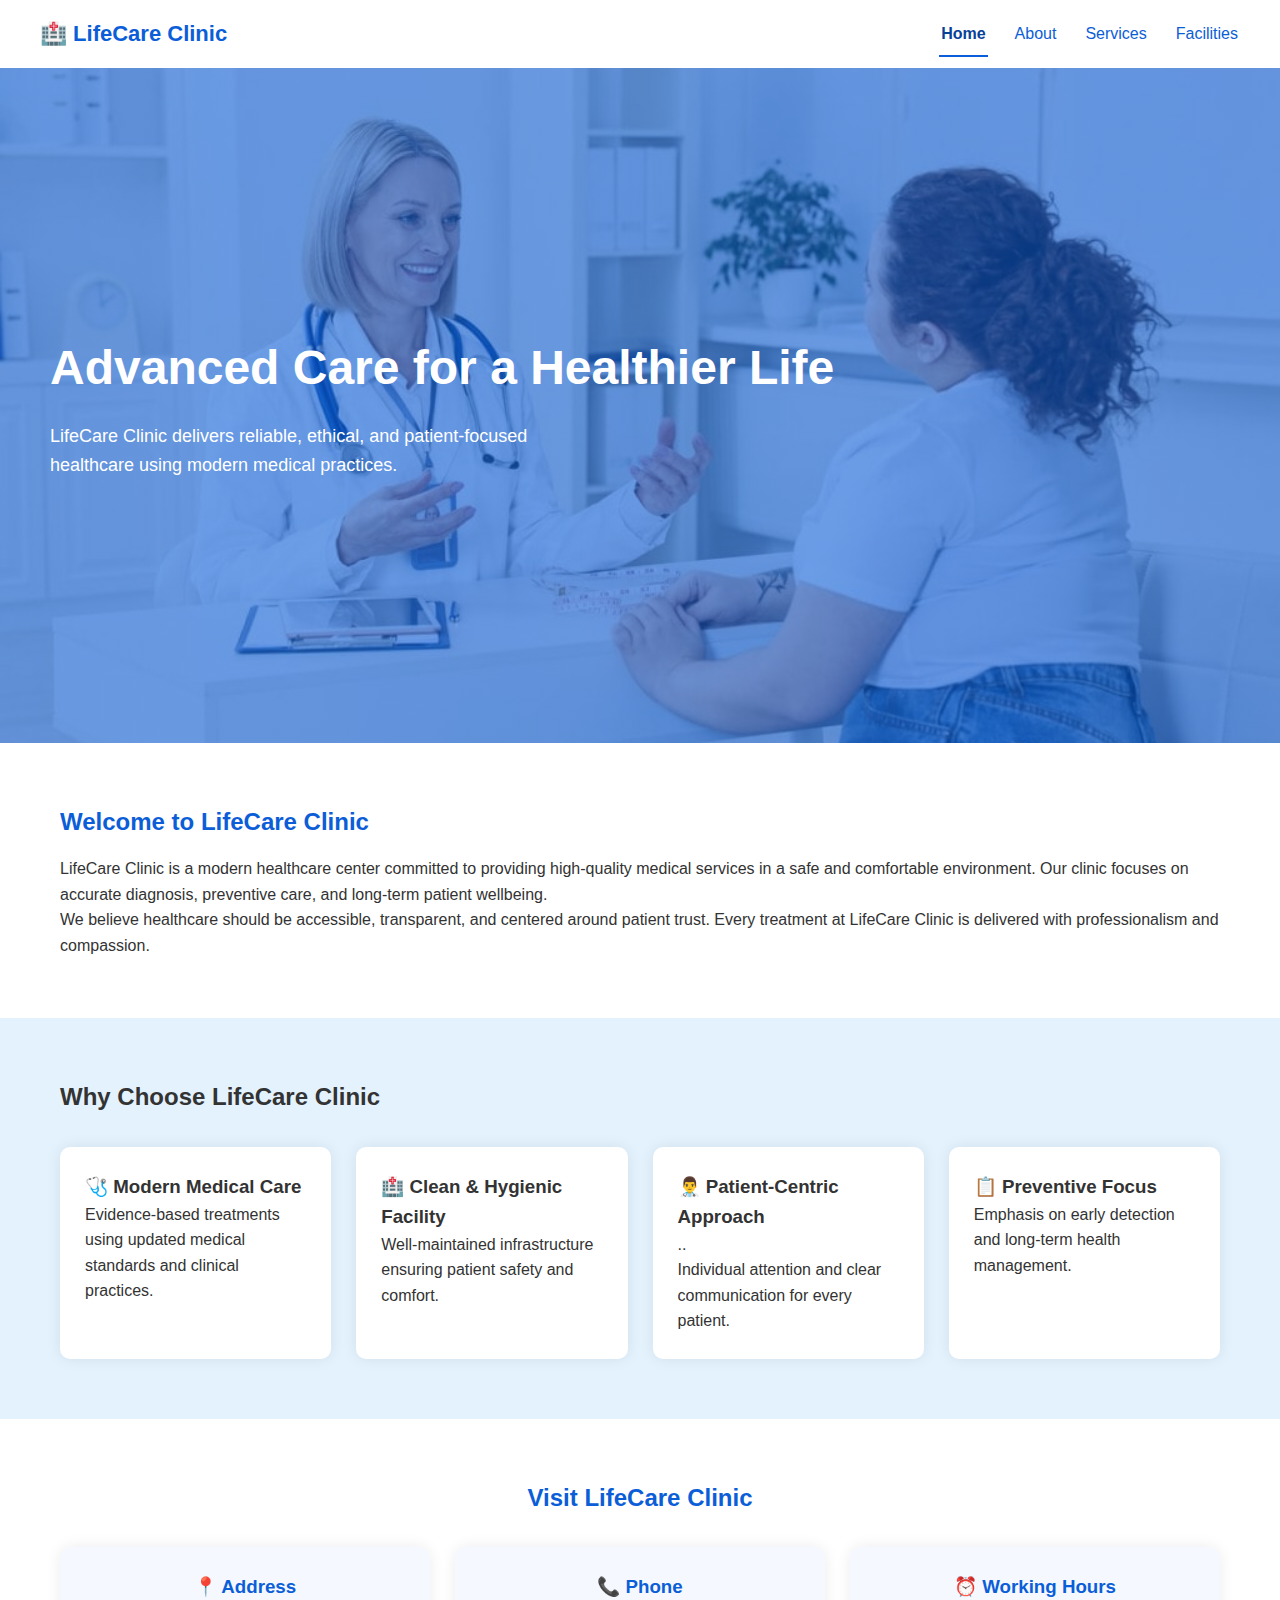
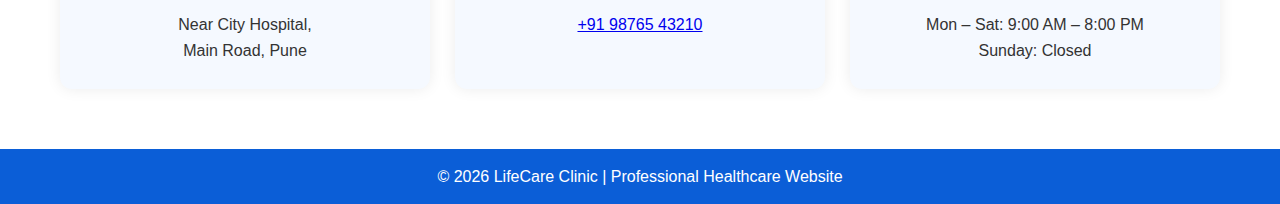
<file: index.html>
<!DOCTYPE html>
<html lang="en">
<head>
    <meta charset="UTF-8">
    <title>LifeCare Clinic | Quality Healthcare</title>
    <meta name="viewport" content="width=device-width, initial-scale=1.0">
    <link rel="stylesheet" href="style.css">
    
</head>



<body>

<!-- NAVBAR -->
<header class="navbar">
    <div class="logo">🏥 LifeCare Clinic</div>
    <nav>
        <a href="index.html" class="nav-link active">Home</a>
        <a href="about.html" class="nav-link">About</a>
        <a href="services.html" class="nav-link">Services</a>
        <a href="facilities.html" class="nav-link">Facilities</a>
    </nav>
</header>

<!-- HERO SECTION -->
<section class="hero">
    <div class="hero-content">
        <h1>Advanced Care for a Healthier Life</h1>
        <p>
            LifeCare Clinic delivers reliable, ethical, and patient-focused
            healthcare using modern medical practices.
        </p>
    </div>
</section>

<!-- DESCRIPTION -->
<section class="description">
    <h2>Welcome to LifeCare Clinic</h2>
    <p>
        LifeCare Clinic is a modern healthcare center committed to providing
        high-quality medical services in a safe and comfortable environment.
        Our clinic focuses on accurate diagnosis, preventive care, and long-term
        patient wellbeing.
    </p>
    <p>
        We believe healthcare should be accessible, transparent, and centered
        around patient trust. Every treatment at LifeCare Clinic is delivered
        with professionalism and compassion.
    </p>
</section>

<!-- FEATURES -->
<section class="features">
    
    <h2>Why Choose LifeCare Clinic</h2>

    <div class="feature-grid">
        <div class="feature-card">
            <h3>🩺 Modern Medical Care</h3>
            <p>
                Evidence-based treatments using updated medical standards
                and clinical practices.
            </p>
        </div>

        <div class="feature-card">
            <h3>🏥 Clean & Hygienic Facility</h3>
            <p>
                Well-maintained infrastructure ensuring patient safety
                and comfort.
            </p>
        </div>

        <div class="feature-card">
            <h3>👨‍⚕ Patient-Centric Approach</h3>..
            <p>
                Individual attention and clear communication for every patient.
            </p>
        </div>

        <div class="feature-card">
            <h3>📋 Preventive Focus</h3>
            <p>
                Emphasis on early detection and long-term health management.
            </p>
        </div>
    </div>
</section>
<!-- CONTACT INFO SECTION -->
<section class="home-contact">
    <h2>Visit LifeCare Clinic</h2>

    <div class="contact-grid">
        <div class="contact-box">
            <h3>📍 Address</h3>
            <p>Near City Hospital,<br>Main Road, Pune</p>
        </div>

        <div class="contact-box">
            <h3>📞 Phone</h3>
            <p><a href="https://wa.me/919876543210" target="_blank">
                    +91 98765 43210</a>
            </p>

        </div>

        <div class="contact-box">
            <h3>⏰ Working Hours</h3>
            <p>Mon – Sat: 9:00 AM – 8:00 PM<br>Sunday: Closed</p>
        </div>
    </div>
</section>


<!-- FOOTER -->
<footer class="footer">
    <p>© 2026 LifeCare Clinic | Professional Healthcare Website</p>
</footer>

<script src="script.js"></script>

</body>
</html>
</file>
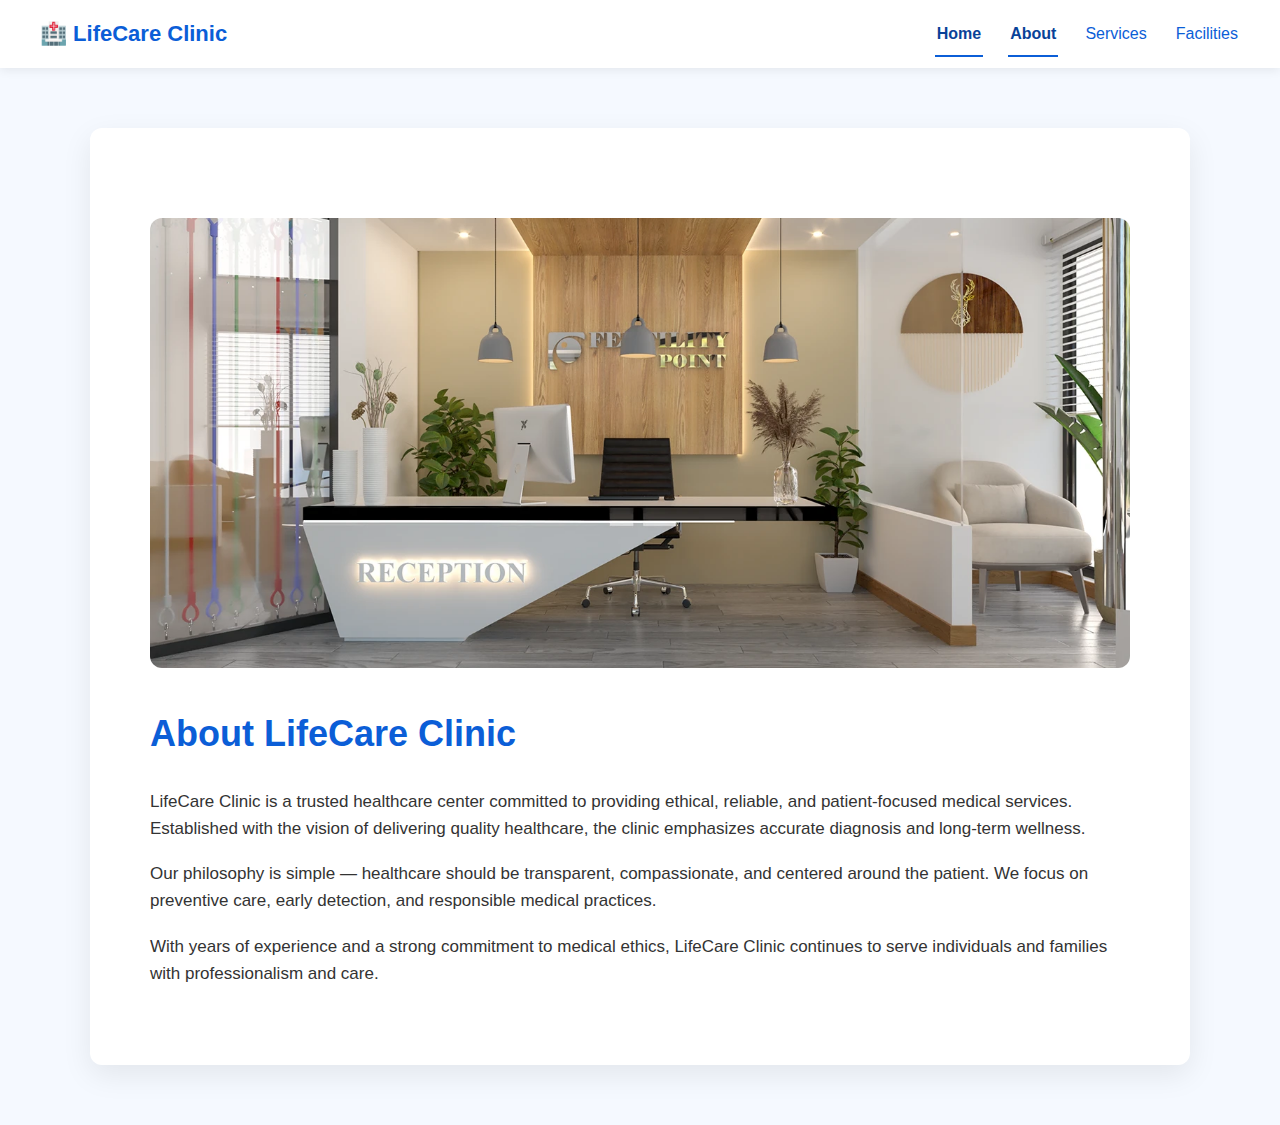
<file: about.html>
<!DOCTYPE html>
<html lang="en">
<head>
    <meta charset="UTF-8">
    <title>About Us | LifeCare Clinic</title>
    <meta name="viewport" content="width=device-width, initial-scale=1.0">
    <link rel="stylesheet" href="style.css">
</head>
<body>
    <div id="navbar"></div>

<section class="about-page">
    <img src="images/about.webp" class="about-img" alt="Clinic Interior">

    <h1>About LifeCare Clinic</h1>

    <p>
        LifeCare Clinic is a trusted healthcare center committed to providing
        ethical, reliable, and patient-focused medical services. Established
        with the vision of delivering quality healthcare, the clinic emphasizes
        accurate diagnosis and long-term wellness.
    </p>

    <p>
        Our philosophy is simple — healthcare should be transparent, compassionate,
        and centered around the patient. We focus on preventive care, early detection,
        and responsible medical practices.
    </p>

    <p>
        With years of experience and a strong commitment to medical ethics,
        LifeCare Clinic continues to serve individuals and families with
        professionalism and care.
    </p>
</section>
<script src="script.js"></script>

</body>
</html>
</file>
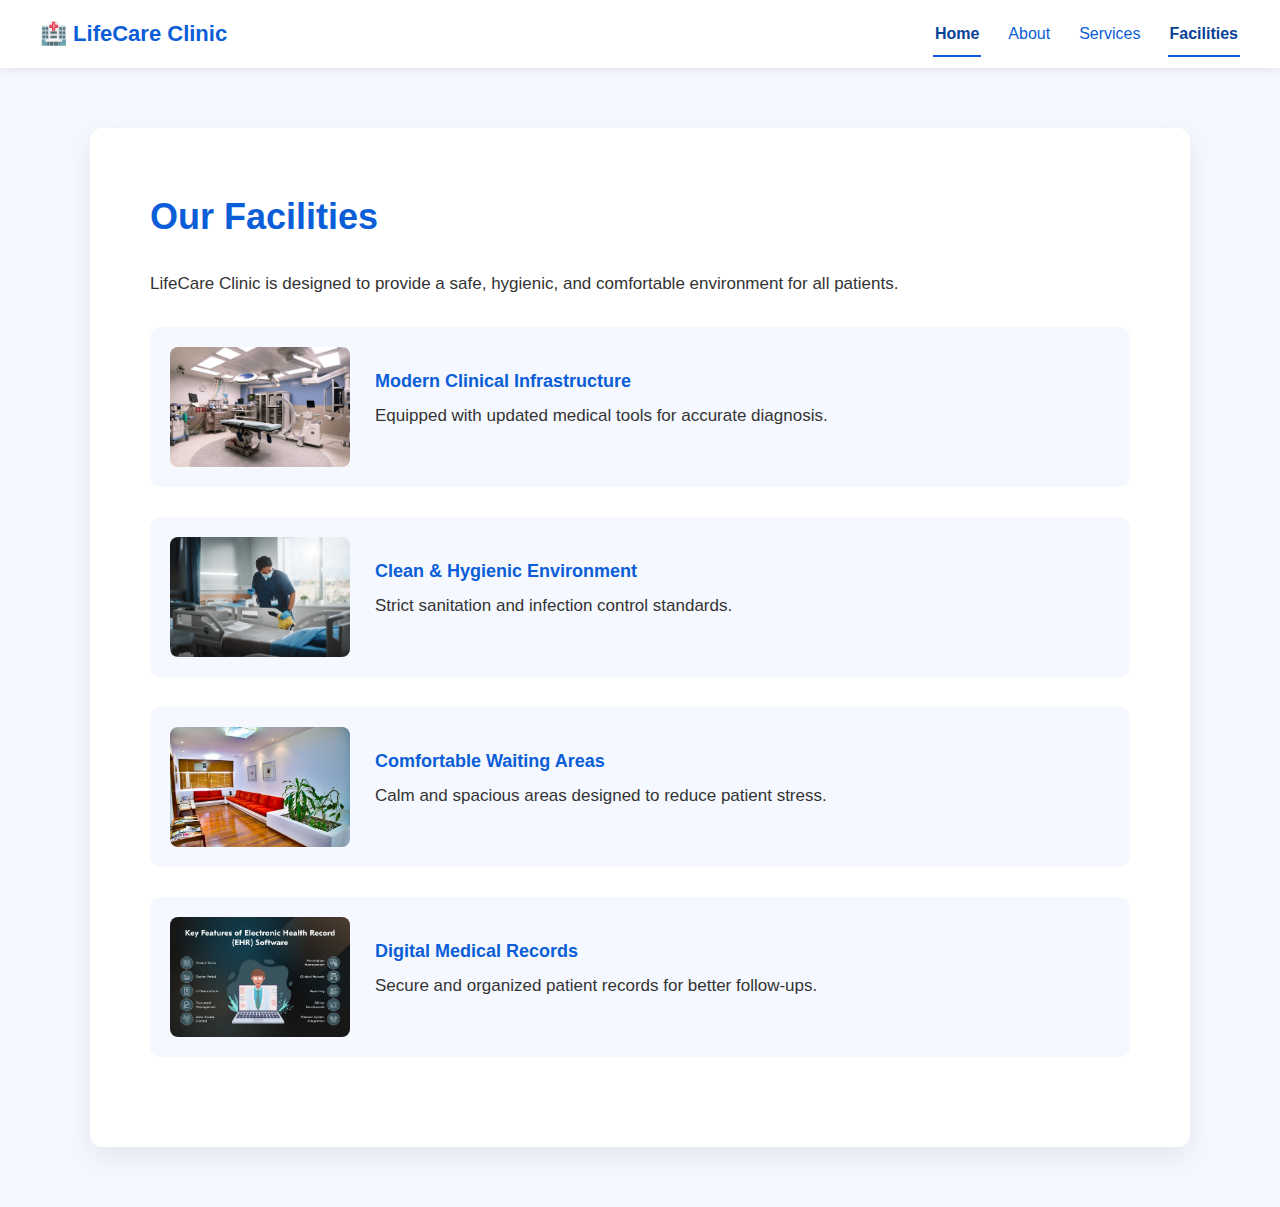
<file: facilities.html>
<!DOCTYPE html>
<html lang="en">
<head>
    <meta charset="UTF-8">
    <title>Facilities | LifeCare Clinic</title>
    <meta name="viewport" content="width=device-width, initial-scale=1.0">
    <link rel="stylesheet" href="style.css">
</head>
<body>

<!-- NAVBAR WILL LOAD HERE -->
<div id="navbar"></div>

<section class="facilities-page">
    <h1>Our Facilities</h1>

    <!-- INTRO IMAGE -->

    <p>
        LifeCare Clinic is designed to provide a safe, hygienic,
        and comfortable environment for all patients.
    </p>

    <!-- FACILITY LIST WITH IMAGES -->
    <ul class="facility-list">

        <li>
            <img src="images/facility3.jpg" alt="Modern Infrastructure">
            <div>
                <strong>Modern Clinical Infrastructure</strong>
                <p>Equipped with updated medical tools for accurate diagnosis.</p>
            </div>
        </li>

        <li>
            <img src="images/facility2.webp" alt="Clean Environment">
            <div>
                <strong>Clean & Hygienic Environment</strong>
                <p>Strict sanitation and infection control standards.</p>
            </div>
        </li>

        <li>
            <img src="images/facility1.jpg" alt="Waiting Area">
            <div>
                <strong>Comfortable Waiting Areas</strong>
                <p>Calm and spacious areas designed to reduce patient stress.</p>
            </div>
        </li>

        <li>
            <img src="images/facitlity4.jpg" alt="Digital Records">
            <div>
                <strong>Digital Medical Records</strong>
                <p>Secure and organized patient records for better follow-ups.</p>
            </div>
        </li>

    </ul>
</section>

<!-- LOAD JAVASCRIPT -->
<script src="script.js"></script>

</body>
</html>
</file>
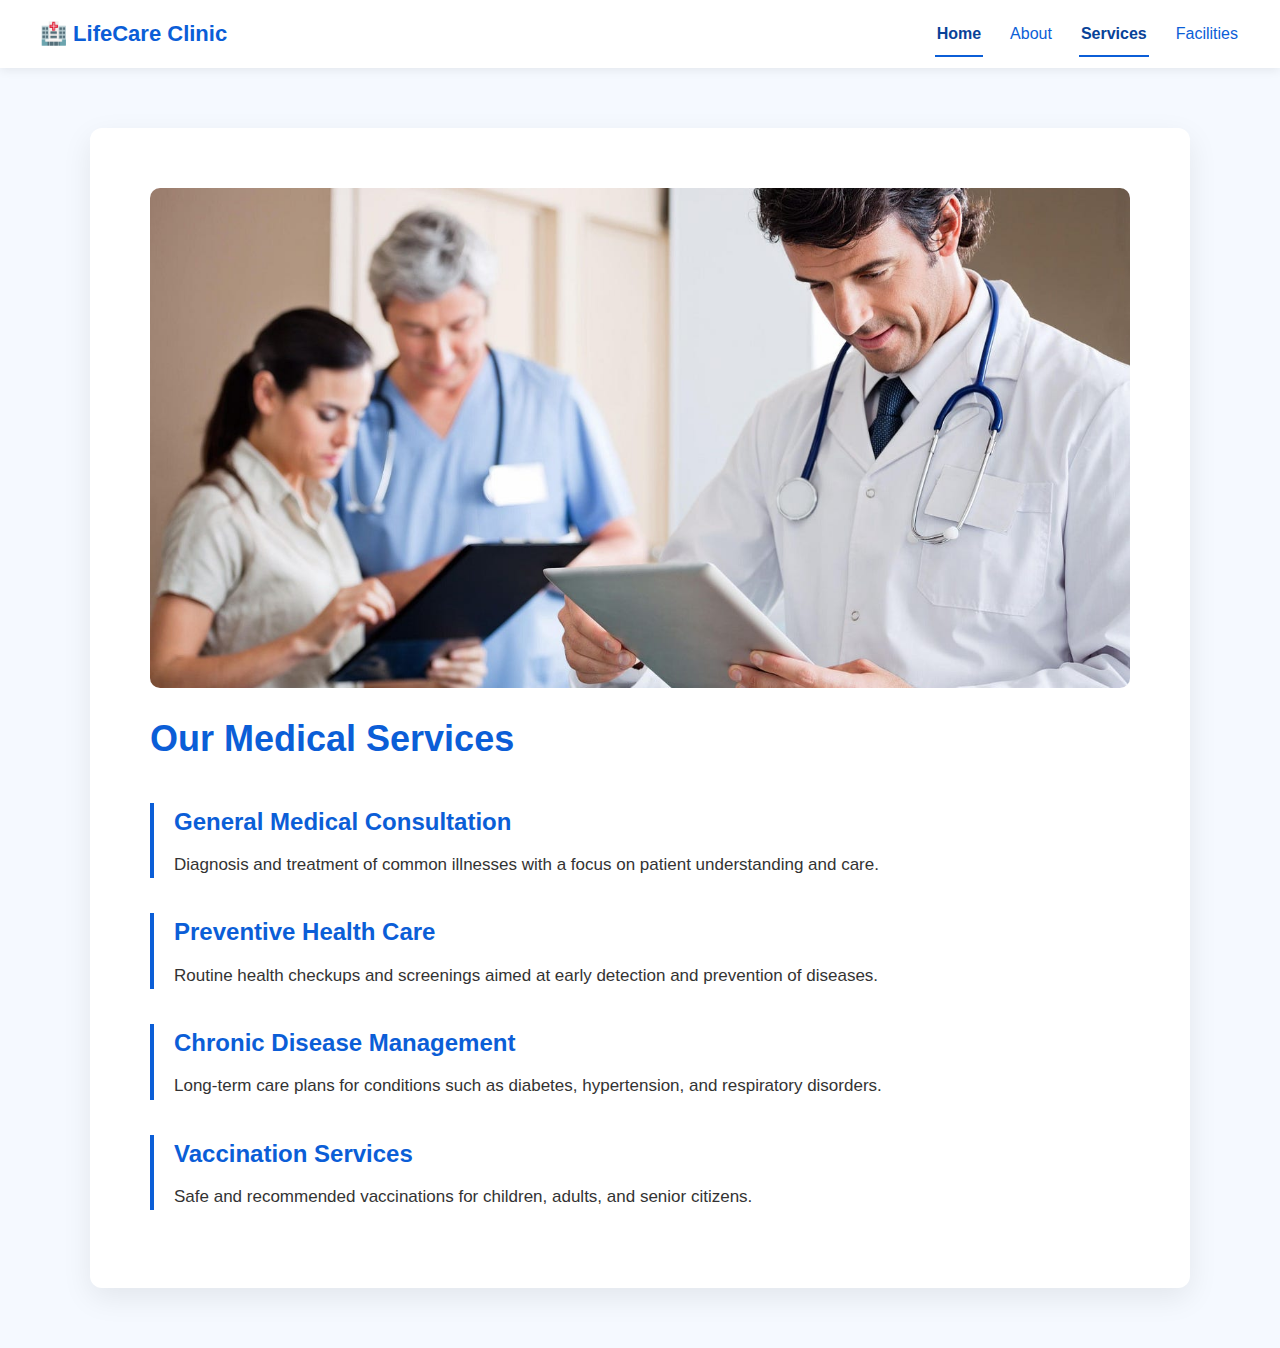
<file: services.html>
<!DOCTYPE html>
<html lang="en">
<head>
    <meta charset="UTF-8">
    <title>Our Services | LifeCare Clinic</title>
    <meta name="viewport" content="width=device-width, initial-scale=1.0">
    <link rel="stylesheet" href="style.css">
</head>
<body>
    <div id="navbar"></div>

<section class="services-page">
    <img src="images/serviceimg.jpg" class="service-img">
    <h1>Our Medical Services</h1>

    <section>
        <h2>General Medical Consultation</h2>
        <p>
            Diagnosis and treatment of common illnesses with a focus
            on patient understanding and care.
        </p>
    </section>

    <section>
        <h2>Preventive Health Care</h2>
        <p>
            Routine health checkups and screenings aimed at early
            detection and prevention of diseases.
        </p>
    </section>

    <section>
        <h2>Chronic Disease Management</h2>
        <p>
            Long-term care plans for conditions such as diabetes,
            hypertension, and respiratory disorders.
        </p>
    </section>

    <section>
        <h2>Vaccination Services</h2>
        <p>
            Safe and recommended vaccinations for children,
            adults, and senior citizens.
        </p>
    </section>
</section>

<script src="script.js"></script>

</body>
</html>
</file>
<file: style.css>
* {
    margin: 0;
    padding: 0;
    box-sizing: border-box;
}

body {
    font-family: "Segoe UI", Arial, sans-serif;
    background: #f5f9ff;
    color: #333;
    line-height: 1.6;
    opacity: 1;
    transition: opacity 0.3s ease;
}

body.fade-out {
    opacity: 0;
}

/* =========================
   NAVBAR (STICKY)
========================= */
.navbar {
    
    top: 0;
    z-index: 1000;
    background: #ffffff;
    padding: 15px 40px;
    display: flex;
    justify-content: space-between;
    align-items: center;
    box-shadow: 0 2px 10px rgba(0,0,0,0.08);
    transition: padding 0.3s ease, box-shadow 0.3s ease;
}

.navbar.scrolled {
    padding: 10px 40px;
    box-shadow: 0 4px 20px rgba(0,0,0,0.12);
}

.logo {
    font-size: 22px;
    font-weight: bold;
    color: #0b5ed7;
}

.navbar nav {
    display: flex;
    gap: 25px;
}

/* NAV LINKS */
.nav-link {
    position: relative;
    text-decoration: none;
    color: #0b5ed7;
    font-weight: 500;
    padding: 6px 2px;
    transition: color 0.3s ease;
}

.nav-link:hover {
    color: #084298;
}

.nav-link::after {
    content: "";
    position: absolute;
    left: 0;
    bottom: -4px;
    width: 0%;
    height: 2px;
    background: #0b5ed7;
    transition: width 0.3s ease;
}

.nav-link:hover::after,
.nav-link.active::after {
    width: 100%;
}

.nav-link.active {
    color: #084298;
    font-weight: 600;
}

/* =========================
   HOME PAGE – HERO
========================= */
.hero {
    height: 75vh;
    background: linear-gradient(
        rgba(11,94,215,0.6),
        rgba(11,94,215,0.6)
    ),
    url("images/service1.jpg") center/cover no-repeat;
    display: flex;
    align-items: center;
    padding: 0 50px;
    color: white;
}

.hero h1 {
    font-size: 48px;
    margin-bottom: 15px;
}

.hero p {
    max-width: 500px;
    font-size: 18px;
}

/* =========================
   HOME PAGE – DESCRIPTION
========================= */
.description {
    padding: 60px;
    background: #ffffff;
}

.description h2 {
    color: #0b5ed7;
    margin-bottom: 15px;
}

/* =========================
   HOME PAGE – FEATURES
========================= */
.features {
    padding: 60px;
    background: #e3f2fd;
}

.feature-grid {
    display: grid;
    grid-template-columns: repeat(auto-fit, minmax(220px,1fr));
    gap: 25px;
    margin-top: 30px;
}

.feature-card {
    background: white;
    padding: 25px;
    border-radius: 10px;
    box-shadow: 0 0 15px rgba(0,0,0,0.08);
}

/* HOME PAGE CONTACT INFO */
.home-contact {
    background: #ffffff;
    padding: 60px;
    text-align: center;
}

.home-contact h2 {
    color: #0b5ed7;
    margin-bottom: 30px;
}

.contact-grid {
    display: grid;
    grid-template-columns: repeat(auto-fit, minmax(220px, 1fr));
    gap: 25px;
}

.contact-box {
    background: #f5f9ff;
    padding: 25px;
    border-radius: 12px;
    box-shadow: 0 0 15px rgba(0,0,0,0.08);
}

.contact-box h3 {
    color: #0b5ed7;
    margin-bottom: 10px;
}



/* =========================
   INNER PAGES WRAPPER
========================= */
.about-page,
.services-page,
.facilities-page {
    max-width: 1100px;
    margin: 60px auto;
    background: #ffffff;
    padding: 60px;
    border-radius: 12px;
    box-shadow: 0 10px 30px rgba(0,0,0,0.08);
}

/* PAGE TITLES */
.about-page h1,
.services-page h1,
.facilities-page h1 {
    font-size: 36px;
    color: #0b5ed7;
    margin-bottom: 25px;
}

/* PARAGRAPHS */
.about-page p,
.services-page p,
.facilities-page p {
    font-size: 17px;
    margin-bottom: 18px;
}
.about-img {
    width: 100%;
    height: 450px;
    object-fit: cover;
    border-radius: 12px;
    margin: 30px 0;
}


/*  SERVICES PAGE*/
.services-page section {
    margin-top: 35px;
    padding-left: 20px;
    border-left: 4px solid #0b5ed7;
}

.services-page h2 {
    font-size: 24px;
    margin-bottom: 10px;
    color: #0b5ed7;
}

.service-img {
    width: 100%;
    height: 500px;
    object-fit: cover;
    border-radius: 10px;
    margin-bottom: 15px;
}



/* FACILITIES PAGE */
.facilities-page ul {
    margin-top: 30px;
    list-style: none;
}

.facilities-page li {
    margin-bottom: 20px;
    padding: 18px;
    background: #f5f9ff;
    border-radius: 8px;
    font-size: 16px;
}

.facilities-page li strong {
    display: block;
    color: #0b5ed7;
    margin-bottom: 6px;
}

/* FACILITIES PAGE IMAGES */

.facility-hero {
    width: 100%;
    height: 320px;
    object-fit: cover;
    border-radius: 12px;
    margin: 30px 0;
}

.facility-list {
    list-style: none;
    margin-top: 40px;
    padding: 0;
}

.facility-list li {
    display: flex;
    gap: 25px;
    margin-bottom: 30px;
    background: #f5f9ff;
    padding: 20px;
    border-radius: 10px;
    align-items: center;
}

.facility-list img {
    width: 180px;
    height: 120px;
    object-fit: cover;
    border-radius: 8px;
}

.facility-list strong {
    display: block;
    color: #0b5ed7;
    font-size: 18px;
    margin-bottom: 6px;
}

/* RESPONSIVE */
@media (max-width: 768px) {
    .facility-list li {
        flex-direction: column;
        text-align: center;
    }

    .facility-list img {
        width: 100%;
        height: 180px;
    }
}

/*FOOTER */
.footer {
    background: #0b5ed7;
    color: white;
    text-align: center;
    padding: 15px;
}

/* 
   RESPONSIVE
 */
@media (max-width: 768px) {
    .hero h1 {
        font-size: 32px;
    }

    .description,
    .features {
        padding: 30px;
    }

    .about-page,
    .services-page,
    .facilities-page {
        padding: 35px 25px;
        margin: 30px 15px;
    }

    .about-page h1,
    .services-page h1,
    .facilities-page h1 {
        font-size: 28px;
    }

    .services-page h2 {
        font-size: 20px;
    }
}
</file>
